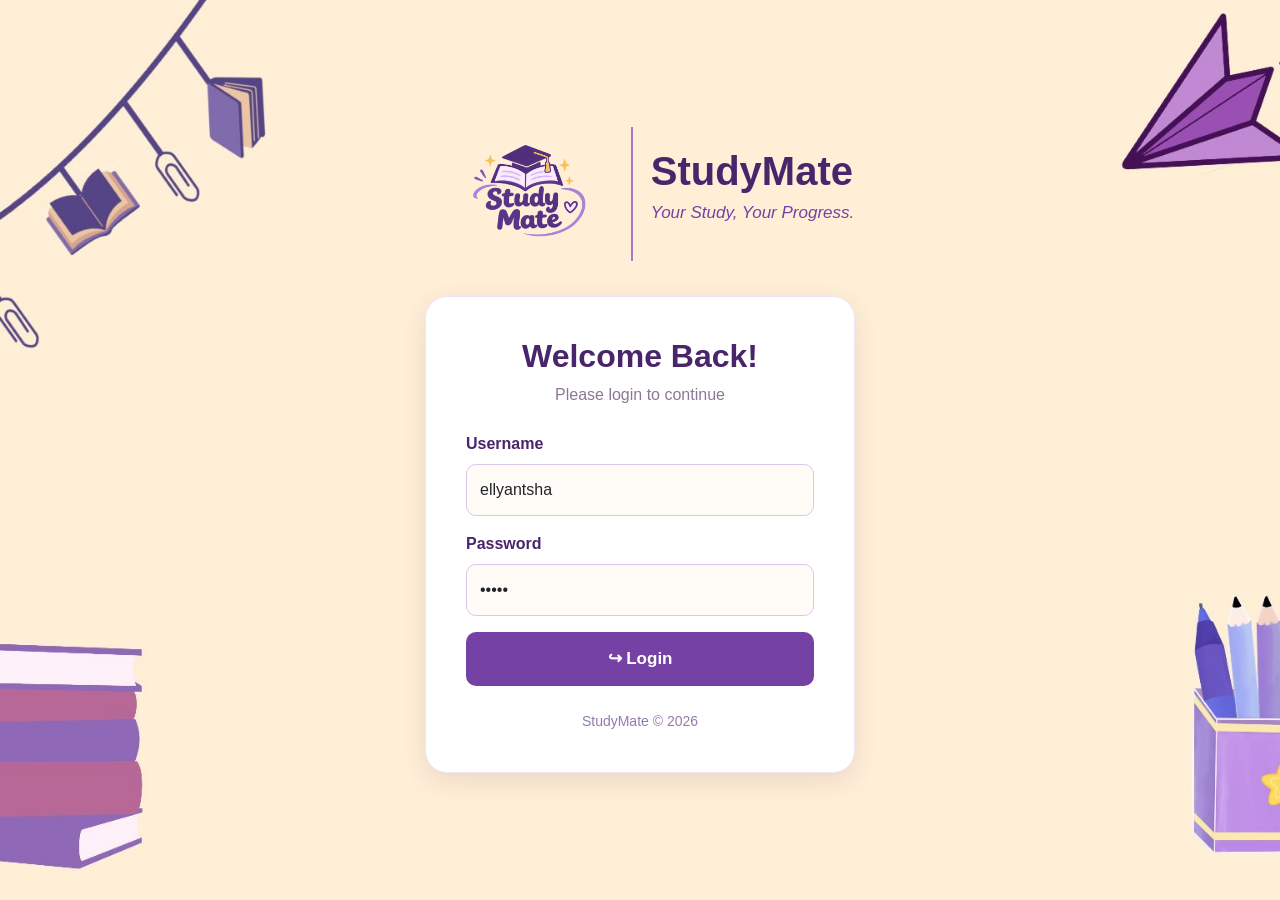
<file: index.html>
<!DOCTYPE html>
<html lang="en">

<head>
    <meta charset="UTF-8">
    <meta name="viewport" content="width=device-width, initial-scale=1.0">

    <title>StudyMate - Login</title>

    <!-- Bootstrap 5 -->
    <link href="https://cdn.jsdelivr.net/npm/bootstrap@5.3.3/dist/css/bootstrap.min.css" rel="stylesheet">

    <!-- CSS -->
    <link rel="stylesheet" href="style.css">
</head>

<body class="login-page">

    <div class="login-container">

        <!-- Logo and Website Name -->
        <div class="brand">

            <div class="brand-row">

                <!-- StudyMate Logo -->
                <div class="logo">
                    <img src="Study Mate Lavender Logo.png"
                         alt="StudyMate Logo"
                         class="logo-image">
                </div>

                <!-- Website Name -->
                <div class="brand-text">

                    <h1>StudyMate</h1>

                    <p class="slogan">
                        Your Study, Your Progress.
                    </p>

                </div>

            </div>

        </div>


        <!-- Login Form -->
        <div class="login-box">

            <h2>Welcome Back!</h2>

            <p class="subtitle">
                Please login to continue
            </p>

            <form id="loginForm">

                <!-- Username -->
                <div class="mb-3 text-start">

                    <label class="form-label">
                        Username
                    </label>

                    <input type="text"
                           id="username"
                           class="form-control"
                           placeholder="Enter your username"
                           value="ellyantsha"
                           required>

                </div>


                <!-- Password -->
                <div class="mb-3 text-start">

                    <label class="form-label">
                        Password
                    </label>

                    <input type="password"
                           id="password"
                           class="form-control"
                           placeholder="Enter your password"
                           value="12345"
                           required>

                </div>


                <!-- Error Message -->
                <p id="errorMessage" class="text-danger"></p>


                <!-- Login Button -->
                <button type="submit" class="btn login-btn w-100">

                    ↪ Login

                </button>

            </form>


            <!-- Footer -->
            <div class="footer">

                StudyMate © 2026

            </div>

        </div>

    </div>


    <!-- Login Function -->
    <script>

        document.getElementById("loginForm").addEventListener("submit", function(event) {

            event.preventDefault();

            let username = document.getElementById("username").value;

            let password = document.getElementById("password").value;

            let errorMessage = document.getElementById("errorMessage");


            if (username === "ellyantsha" && password === "12345") {

                window.location.href = "dashboard.html";

            } else {

                errorMessage.textContent =
                    "Invalid username or password!";

            }

        });

    </script>

</body>
</html>
</file>
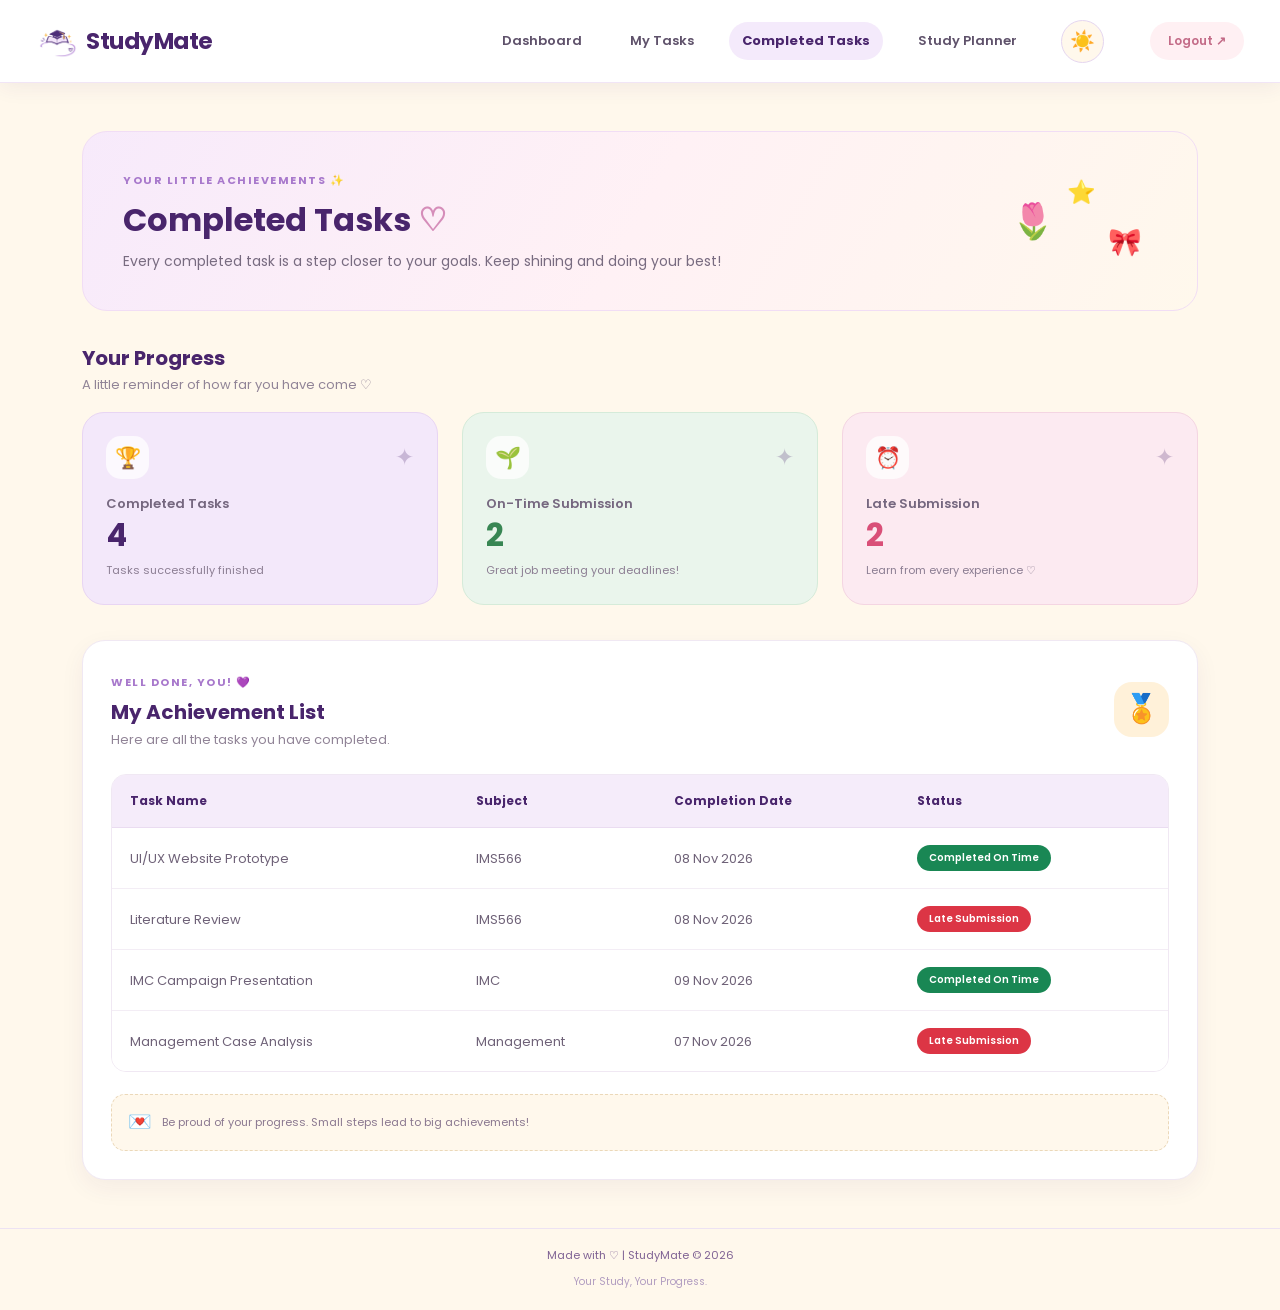
<file: completed.html>
<!DOCTYPE html>
<html lang="en">

<head>
    <meta charset="UTF-8">
    <meta name="viewport" content="width=device-width, initial-scale=1.0">

    <title>Completed Tasks | StudyMate</title>

    <!-- Bootstrap 5 -->
    <link href="https://cdn.jsdelivr.net/npm/bootstrap@5.3.3/dist/css/bootstrap.min.css" rel="stylesheet">

    <!-- Google Font -->
    <link href="https://fonts.googleapis.com/css2?family=Poppins:wght@400;500;600;700&display=swap" rel="stylesheet">

    <!-- Main CSS -->
    <link rel="stylesheet" href="style.css">
</head>

<body class="dashboard-page tasks-page completed-page">

    <!-- NAVBAR -->
    <nav class="navbar navbar-expand-lg study-navbar px-4">

        <div class="container-fluid">

                 <a class="navbar-brand" href="dashboard.html">
    <img src="logo.png"
         alt="StudyMate Logo"
         class="navbar-logo">

    <span>StudyMate</span>
</a>


            <button class="navbar-toggler" type="button"
                data-bs-toggle="collapse"
                data-bs-target="#navbarMenu"
                aria-controls="navbarMenu"
                aria-expanded="false"
                aria-label="Toggle navigation">

                <span class="navbar-toggler-icon"></span>

            </button>


            <div class="collapse navbar-collapse" id="navbarMenu">

                <ul class="navbar-nav ms-auto align-items-lg-center">

                    <li class="nav-item">
                        <a class="nav-link" href="dashboard.html">
                            Dashboard
                        </a>
                    </li>


                    <li class="nav-item">
                        <a class="nav-link" href="tasks.html">
                            My Tasks
                        </a>
                    </li>


                    <li class="nav-item">
                        <a class="nav-link active fw-bold" href="completed.html">
                            Completed Tasks
                        </a>
                    </li>


                    <li class="nav-item">
                        <a class="nav-link" href="planner.html">
                            Study Planner
                        </a>
                    </li>


                    <!-- DARK MODE BUTTON -->
                    <li class="nav-item ms-lg-3">

                        <button type="button"
                            id="themeToggle"
                            class="theme-toggle"
                            aria-label="Toggle dark mode"
                            title="Change theme">

                            <span id="themeIcon">☀️</span>

                        </button>

                    </li>


                    <!-- LOGOUT BUTTON -->
                <li class="nav-item ms-lg-2">
                    <a href="index.html" class="logout-button">
                        Logout ↗
                    </a>
                </li>

                </ul>

            </div>

        </div>

    </nav>


    <!-- MAIN CONTENT -->
    <main class="container ct-container py-5">


        <!-- PAGE HEADING -->
        <section class="ct-welcome">

            <div>

                <span class="ct-small-label">
                    YOUR LITTLE ACHIEVEMENTS ✨
                </span>

                <h1>
                    Completed Tasks <span>♡</span>
                </h1>

                <p>
                    Every completed task is a step closer to your goals.
                    Keep shining and doing your best!
                </p>

            </div>


            <div class="ct-welcome-decoration">

                <span>🌷</span>
                <span>⭐</span>
                <span>🎀</span>

            </div>

        </section>


        <!-- SUMMARY SECTION -->
        <section class="ct-summary-section">

            <div class="ct-section-heading">

                <div>
                    <h4>Your Progress</h4>

                    <p>
                        A little reminder of how far you have come ♡
                    </p>
                </div>

            </div>


            <div class="row g-4">


                <!-- COMPLETED TASKS -->
                <div class="col-md-4">

                    <div class="ct-summary-card ct-purple-card">

                        <div class="ct-card-top">

                            <div class="ct-icon-circle">
                                🏆
                            </div>

                            <span class="ct-card-decoration">
                                ✦
                            </span>

                        </div>

                        <p>Completed Tasks</p>

                        <h2 id="completedCount">0</h2>

                        <small>
                            Tasks successfully finished
                        </small>

                    </div>

                </div>


                <!-- ON-TIME SUBMISSION -->
                <div class="col-md-4">

                    <div class="ct-summary-card ct-green-card">

                        <div class="ct-card-top">

                            <div class="ct-icon-circle">
                                🌱
                            </div>

                            <span class="ct-card-decoration">
                                ✦
                            </span>

                        </div>

                        <p>On-Time Submission</p>

                        <h2 id="onTimeCount">0</h2>

                        <small>
                            Great job meeting your deadlines!
                        </small>

                    </div>

                </div>


                <!-- LATE SUBMISSION -->
                <div class="col-md-4">

                    <div class="ct-summary-card ct-pink-card">

                        <div class="ct-card-top">

                            <div class="ct-icon-circle">
                                ⏰
                            </div>

                            <span class="ct-card-decoration">
                                ✦
                            </span>

                        </div>

                        <p>Late Submission</p>

                        <h2 id="lateCount">0</h2>

                        <small>
                            Learn from every experience ♡
                        </small>

                    </div>

                </div>

            </div>

        </section>


        <!-- ACHIEVEMENT LIST -->
        <section class="ct-achievement-card">

            <div class="ct-achievement-heading">

                <div>

                    <span class="ct-small-label">
                        WELL DONE, YOU! 💜
                    </span>

                    <h4>My Achievement List</h4>

                    <p>
                        Here are all the tasks you have completed.
                    </p>

                </div>


                <div class="ct-trophy-decoration">
                    🏅
                </div>

            </div>


            <!-- COMPLETED TASK TABLE -->
            <div class="table-responsive ct-table-wrapper">

                <table class="table align-middle ct-table">

                    <thead>

                        <tr>
                            <th>Task Name</th>
                            <th>Subject</th>
                            <th>Completion Date</th>
                            <th>Status</th>
                        </tr>

                    </thead>


                    <tbody id="completedTableBody">
                        <!-- Completed tasks will appear here -->
                    </tbody>

                </table>

            </div>


            <!-- BOTTOM NOTE -->
            <div class="ct-bottom-note">

                <span>💌</span>

                <p>
                    Be proud of your progress.
                    Small steps lead to big achievements!
                </p>

            </div>

        </section>

    </main>


     <!-- FOOTER -->
        <footer class="dashboard-footer">

            <p>Made with ♡  | StudyMate © 2026</p>
            <span>Your Study, Your Progress.</span>

        </footer>


    <!-- BOOTSTRAP JAVASCRIPT -->
    <script src="https://cdn.jsdelivr.net/npm/bootstrap@5.3.3/dist/js/bootstrap.bundle.min.js"></script>

    <!-- STUDYMATE JAVASCRIPT -->
    <script src="script.js"></script>

</body>
</html>
</file>
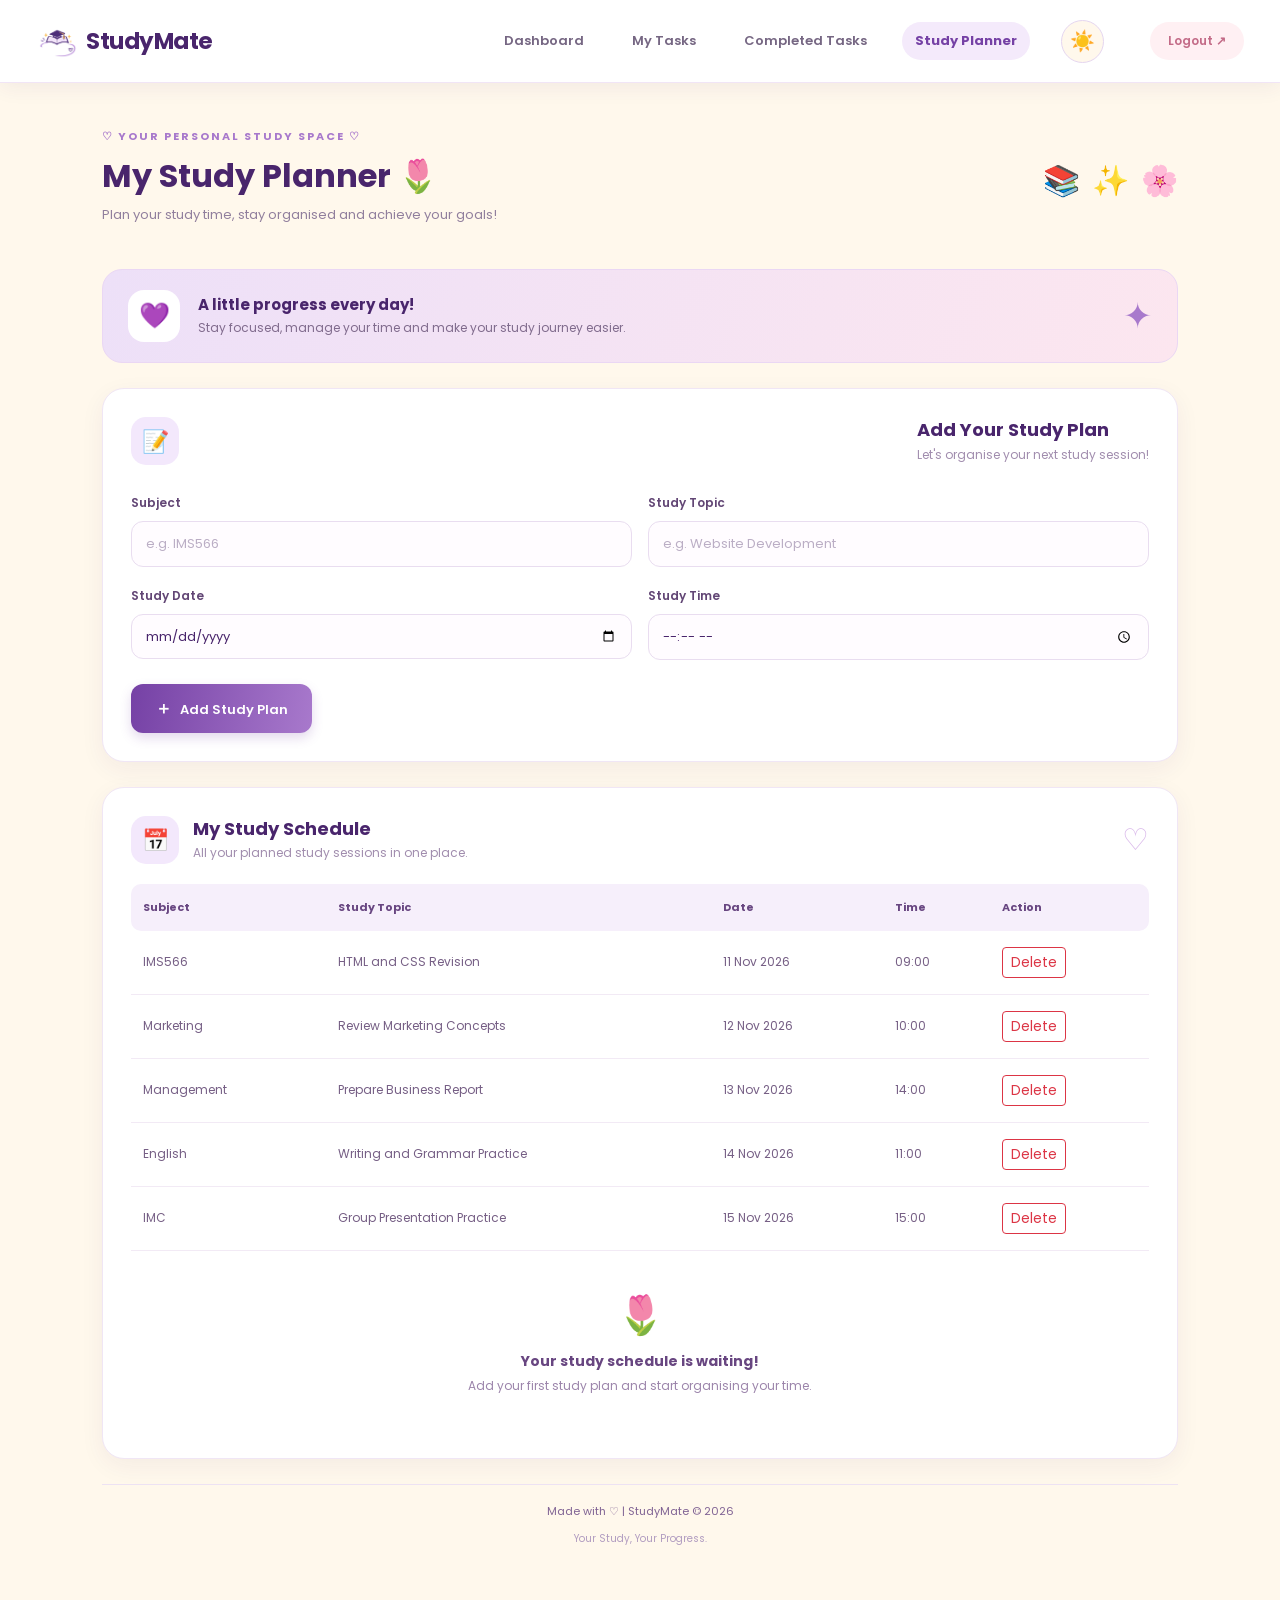
<file: planner.html>
<!DOCTYPE html>
<html lang="en">
<head>
    <meta charset="UTF-8">
    <meta name="viewport" content="width=device-width, initial-scale=1.0">
    <title>Study Planner | StudyMate</title>

    <link href="https://cdn.jsdelivr.net/npm/bootstrap@5.3.3/dist/css/bootstrap.min.css" rel="stylesheet">
    <link href="https://fonts.googleapis.com/css2?family=Poppins:wght@400;500;600;700&display=swap" rel="stylesheet">
    <link rel="stylesheet" href="style.css">
</head>

<body class="dashboard-page planner-page">

 
 <!-- NAVBAR -->
    <nav class="navbar navbar-expand-lg study-navbar px-4">

        <div class="container-fluid">

                  <a class="navbar-brand" href="dashboard.html">
    <img src="logo.png"
         alt="StudyMate Logo"
         class="navbar-logo">

    <span>StudyMate</span>
</a>


            <button class="navbar-toggler" type="button"
                data-bs-toggle="collapse"
                data-bs-target="#navbarMenu"
                aria-controls="navbarMenu"
                aria-expanded="false"
                aria-label="Toggle navigation">

                <span class="navbar-toggler-icon"></span>

            </button>


            <div class="collapse navbar-collapse" id="navbarMenu">

                <ul class="navbar-nav ms-auto align-items-lg-center">

                    <li class="nav-item">
                        <a class="nav-link" href="dashboard.html">
                            Dashboard
                        </a>
                    </li>


                    <li class="nav-item">
                        <a class="nav-link" href="tasks.html">
                            My Tasks
                        </a>
                    </li>

<li class="nav-item">
    <a class="nav-link" href="completed.html">
        Completed Tasks
    </a>
</li>

<li class="nav-item">
    <a class="nav-link active fw-bold" href="planner.html">
        Study Planner
    </a>
</li>


                    <!-- DARK MODE BUTTON -->
                    <li class="nav-item ms-lg-3">

                        <button type="button"
                            id="themeToggle"
                            class="theme-toggle"
                            aria-label="Toggle dark mode"
                            title="Change theme">

                            <span id="themeIcon">☀️</span>

                        </button>

                    </li>


                    <!-- LOGOUT BUTTON -->
                <li class="nav-item ms-lg-2">
                    <a href="index.html" class="logout-button">
                        Logout ↗
                    </a>
                </li>

                </ul>

            </div>

        </div>

    </nav>


    <main class="container planner-container">

        <!-- PAGE HEADER -->
        <section class="planner-heading">
            <div>
                <span class="planner-small-label">♡ YOUR PERSONAL STUDY SPACE ♡</span>
                <h1>My Study Planner 🌷</h1>
                <p>Plan your study time, stay organised and achieve your goals!</p>
            </div>

            <div class="planner-decoration">
                <span>📚</span>
                <span>✨</span>
                <span>🌸</span>
            </div>
        </section>

        <!-- MOTIVATION CARD -->
        <section class="planner-welcome">
            <div class="welcome-icon">💜</div>
            <div>
                <h5>A little progress every day!</h5>
                <p>Stay focused, manage your time and make your study journey easier.</p>
            </div>
            <div class="welcome-star">✦</div>
        </section>

        <!-- ADD STUDY PLAN -->
        <section class="planner-form-card">
            <div class="section-heading">
                <div class="section-icon">📝</div>
                <div>
                    <h3>Add Your Study Plan</h3>
                    <p>Let's organise your next study session!</p>
                </div>
            </div>

            <form id="plannerForm">
                <div class="row g-3">

                    <div class="col-md-6">
                        <label for="studySubject">Subject</label>
                        <input type="text" id="studySubject" class="form-control"
                            placeholder="e.g. IMS566" required>
                    </div>

                    <div class="col-md-6">
                        <label for="studyTopic">Study Topic</label>
                        <input type="text" id="studyTopic" class="form-control"
                            placeholder="e.g. Website Development" required>
                    </div>

                    <div class="col-md-6">
                        <label for="studyDate">Study Date</label>
                        <input type="date" id="studyDate" class="form-control" required>
                    </div>

                    <div class="col-md-6">
                        <label for="studyTime">Study Time</label>
                        <input type="time" id="studyTime" class="form-control" required>
                    </div>

                    <div class="col-12">
                        <button type="submit" class="planner-btn">
                            <span>＋</span> Add Study Plan
                        </button>
                    </div>

                </div>
            </form>
        </section>

        <!-- STUDY SCHEDULE -->
        <section class="planner-schedule-card">
            <div class="section-heading schedule-heading">
                <div class="section-icon">📅</div>
                <div>
                    <h3>My Study Schedule</h3>
                    <p>All your planned study sessions in one place.</p>
                </div>
                <span class="schedule-decoration">♡</span>
            </div>

            <div class="table-responsive">
                <table class="table planner-table">
                    <thead>
                        <tr>
                            <th>Subject</th>
                            <th>Study Topic</th>
                            <th>Date</th>
                            <th>Time</th>
                            <th>Action</th>
                        </tr>
                    </thead>

                    <tbody id="plannerTableBody"></tbody>
                </table>
            </div>

            <div id="emptyPlanner" class="empty-planner">
                <div>🌷</div>
                <h5>Your study schedule is waiting!</h5>
                <p>Add your first study plan and start organising your time.</p>
            </div>
        </section>

       <!-- FOOTER -->
        <footer class="dashboard-footer">

            <p>Made with ♡  | StudyMate © 2026</p>
            <span>Your Study, Your Progress.</span>

        </footer>

    </main>

    <script src="https://cdn.jsdelivr.net/npm/bootstrap@5.3.3/dist/js/bootstrap.bundle.min.js"></script>
    <script src="script.js"></script>

</body>
</html>
</file>
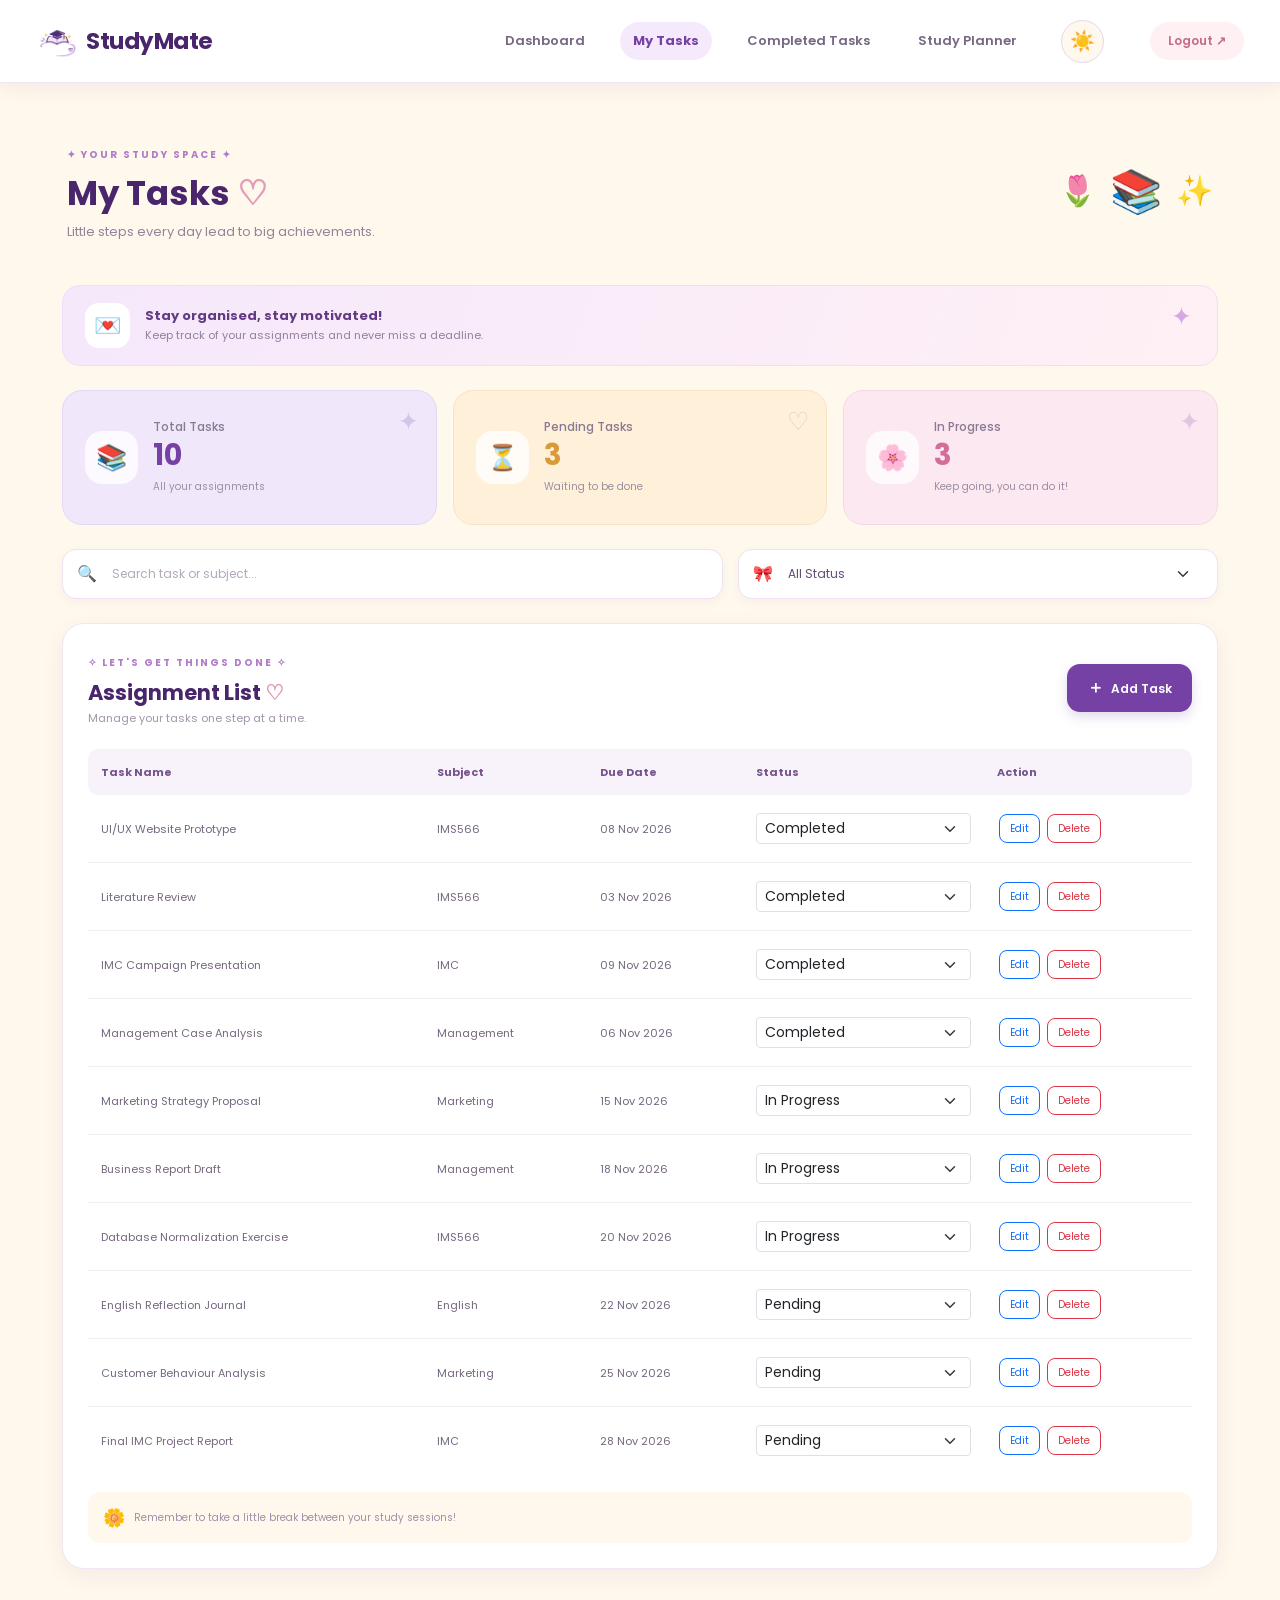
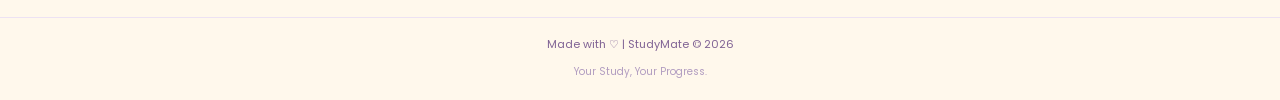
<file: tasks.html>
<!DOCTYPE html>
<html lang="en">

<head>
    <meta charset="UTF-8">
    <meta name="viewport" content="width=device-width, initial-scale=1.0">

    <title>My Tasks | StudyMate</title>

    <!-- Bootstrap -->
    <link href="https://cdn.jsdelivr.net/npm/bootstrap@5.3.3/dist/css/bootstrap.min.css" rel="stylesheet">

    <!-- Google Font -->
    <link href="https://fonts.googleapis.com/css2?family=Poppins:wght@400;500;600;700&display=swap" rel="stylesheet">

    <!-- Main CSS -->
    <link rel="stylesheet" href="style.css">
</head>

<body class="dashboard-page tasks-page">

    <!-- NAVBAR -->
    <nav class="navbar navbar-expand-lg study-navbar px-4">
        <div class="container-fluid">

                 <a class="navbar-brand" href="dashboard.html">
    <img src="logo.png"
         alt="StudyMate Logo"
         class="navbar-logo">

    <span>StudyMate</span>
</a>

            <button class="navbar-toggler" type="button"
                data-bs-toggle="collapse"
                data-bs-target="#navbarMenu"
                aria-controls="navbarMenu"
                aria-expanded="false"
                aria-label="Toggle navigation">
                <span class="navbar-toggler-icon"></span>
            </button>

            <div class="collapse navbar-collapse" id="navbarMenu">

                <ul class="navbar-nav ms-auto align-items-lg-center">

                    <li class="nav-item">
                        <a class="nav-link" href="dashboard.html">Dashboard</a>
                    </li>

                    <li class="nav-item">
                        <a class="nav-link active fw-bold" href="tasks.html">My Tasks</a>
                    </li>

                    <li class="nav-item">
                        <a class="nav-link" href="completed.html">Completed Tasks</a>
                    </li>

                    <li class="nav-item">
                        <a class="nav-link" href="planner.html">Study Planner</a>
                    </li>

                    <!-- DARK MODE BUTTON -->
                    <li class="nav-item ms-lg-3">
                        <button type="button" id="themeToggle"
                            class="theme-toggle"
                            aria-label="Toggle dark mode"
                            title="Change theme">
                            <span id="themeIcon">☀️</span>
                        </button>
                    </li>

                     <!-- LOGOUT BUTTON -->
                <li class="nav-item ms-lg-2">
                    <a href="index.html" class="logout-button">
                        Logout ↗
                    </a>
                </li>

                </ul>
            </div>
        </div>
    </nav>


    <!-- MAIN CONTENT -->
    <main class="container py-5 tasks-container">

        <!-- PAGE HEADING -->
        <section class="tasks-heading mb-4">

            <div>
                <span class="heading-label">✦ YOUR STUDY SPACE ✦</span>

                <h1 class="fw-bold">
                    My Tasks <span>♡</span>
                </h1>

                <p>Little steps every day lead to big achievements.</p>
            </div>

            <div class="heading-decoration">
                <span>🌷</span>
                <span>📚</span>
                <span>✨</span>
            </div>

        </section>


        <!-- REMINDER BANNER -->
        <section class="study-reminder mb-4">

            <div class="reminder-icon">💌</div>

            <div>
                <h6>Stay organised, stay motivated!</h6>
                <p class="mb-0">
                    Keep track of your assignments and never miss a deadline.
                </p>
            </div>

            <span class="reminder-sparkle">✦</span>

        </section>


        <!-- TASK SUMMARY -->
        <section class="row g-3 mb-4">

            <div class="col-md-4">
                <div class="summary-card total-card">

                    <div class="summary-icon">📚</div>

                    <div>
                        <p>Total Tasks</p>
                        <h2 id="totalTasks">0</h2>
                        <small>All your assignments</small>
                    </div>

                    <span class="card-decoration">✦</span>

                </div>
            </div>


            <div class="col-md-4">
                <div class="summary-card pending-card">

                    <div class="summary-icon">⏳</div>

                    <div>
                        <p>Pending Tasks</p>
                        <h2 id="pendingTasks">0</h2>
                        <small>Waiting to be done</small>
                    </div>

                    <span class="card-decoration">♡</span>

                </div>
            </div>


            <div class="col-md-4">
                <div class="summary-card progress-card">

                    <div class="summary-icon">🌸</div>

                    <div>
                        <p>In Progress</p>
                        <h2 id="progressTasks">0</h2>
                        <small>Keep going, you can do it!</small>
                    </div>

                    <span class="card-decoration">✦</span>

                </div>
            </div>

        </section>


        <!-- SEARCH AND FILTER -->
        <section class="task-tools mb-4">

            <div class="search-wrapper">
                <span>🔍</span>

                <input type="text"
                    id="taskSearch"
                    class="form-control"
                    placeholder="Search task or subject...">
            </div>

            <div class="filter-wrapper">
                <span>🎀</span>

                <select id="statusFilter" class="form-select">
                    <option value="All">All Status</option>
                    <option value="Pending">Pending</option>
                    <option value="In Progress">In Progress</option>
                    <option value="Completed">Completed</option>
                </select>
            </div>

        </section>


        <!-- ASSIGNMENT TABLE -->
        <section class="assignment-card">

            <div class="assignment-header">

                <div>
                    <span class="section-label">✧ LET'S GET THINGS DONE ✧</span>

                    <h4>Assignment List <span>♡</span></h4>

                    <p>Manage your tasks one step at a time.</p>
                </div>

                <button type="button"
                    class="btn add-task-btn"
                    id="addTaskButton"
                    data-bs-toggle="modal"
                    data-bs-target="#addTaskModal">

                    <span>＋</span> Add Task

                </button>

            </div>


            <div class="table-responsive">

                <table class="table align-middle task-table">

                    <thead>
                        <tr>
                            <th>Task Name</th>
                            <th>Subject</th>
                            <th>Due Date</th>
                            <th>Status</th>
                            <th>Action</th>
                        </tr>
                    </thead>

                    <tbody id="taskTableBody">
                        <!-- Tasks will appear here -->
                    </tbody>

                </table>

            </div>


            <div class="table-note">
                <span>🌼</span>

                <p class="mb-0">
                    Remember to take a little break between your study sessions!
                </p>
            </div>

        </section>

    </main>


    <!-- ADD / EDIT TASK MODAL -->
    <div class="modal fade" id="addTaskModal" tabindex="-1"
        aria-labelledby="addTaskModalTitle" aria-hidden="true">

        <div class="modal-dialog modal-dialog-centered">

            <div class="modal-content task-modal">

                <div class="modal-header task-modal-header">

                    <div>
                        <span class="modal-decoration">✦ MAKE IT HAPPEN ✦</span>

                        <h5 class="modal-title fw-bold" id="addTaskModalTitle">
                            Add New Task ♡
                        </h5>

                        <p class="mb-0">
                            A new goal starts with one small step.
                        </p>
                    </div>

                    <button type="button"
                        class="btn-close"
                        data-bs-dismiss="modal"
                        aria-label="Close">
                    </button>

                </div>


                <div class="modal-body">

                    <form id="addTaskForm">

                        <input type="hidden" id="taskId">

                        <label for="taskName" class="form-label">
                            📝 Task Name
                        </label>

                        <input type="text"
                            id="taskName"
                            class="form-control mb-3"
                            placeholder="Enter assignment name"
                            required>


                        <label for="taskSubject" class="form-label">
                            📚 Subject
                        </label>

                        <input type="text"
                            id="taskSubject"
                            class="form-control mb-3"
                            placeholder="Enter subject"
                            required>


                        <label for="taskDate" class="form-label">
                            📅 Due Date
                        </label>

                        <input type="date"
                            id="taskDate"
                            class="form-control mb-3"
                            required>


                        <label for="taskStatus" class="form-label">
                            🌷 Status
                        </label>

                        <select id="taskStatus"
                            class="form-select mb-4"
                            required>

                            <option value="Pending">Pending</option>
                            <option value="In Progress">In Progress</option>
                            <option value="Completed">Completed</option>

                        </select>


                        <button type="submit"
                            class="btn save-task-btn w-100"
                            id="saveTaskButton">
                            ♡ Save Task
                        </button>

                    </form>

                </div>

            </div>
        </div>
    </div>


    <!-- FOOTER -->
        <footer class="dashboard-footer">

            <p>Made with ♡  | StudyMate © 2026</p>
            <span>Your Study, Your Progress.</span>

        </footer>


    <!-- BOOTSTRAP JAVASCRIPT -->
    <script src="https://cdn.jsdelivr.net/npm/bootstrap@5.3.3/dist/js/bootstrap.bundle.min.js"></script>

    <!-- STUDYMATE JAVASCRIPT -->
    <script src="script.js"></script>

</body>
</html>
</file>
<file: style.css>
/* GENERAL */
* {
    margin: 0;
    padding: 0;
    box-sizing: border-box;
}


/* General Background */
body {
    font-family: Arial, sans-serif;
    min-height: 100vh;
    background-color: #FFF8EC;
}

/* Login Page Background */
.login-page {
    background-image: url("bg.jpg");
    background-size: cover;
    background-position: center;
    background-repeat: no-repeat;
    background-attachment: fixed;
}

/* Dashboard Background */
.dashboard-page {
    background-color: #FFF8EC;
    background-image: none;
}

/* MAIN CONTAINER */
.login-container {
    min-height: 100vh;
    display: flex;
    flex-direction: column;
    justify-content: center;
    align-items: center;
    padding: 30px 20px;
}

/* BRAND SECTION */
.brand {
    margin-bottom: 35px;
}

.brand-row {
    display: flex;
    align-items: center;
    justify-content: center;
    gap: 15px;
}

.logo {
    display: flex;
    align-items: center;
    border-right: 2px solid #A879CC;
    padding-right: 15px;
}

.brand-text h1 {
    font-size: 48px;
    font-weight: bold;
    color: #49256C;
    margin: 0;
}

.slogan {
    color: #7541A5;
    font-size: 17px;
    font-style: italic;
    margin-top: 3px;
}

/* LOGIN BOX */
.login-box {
    background-color: #FFFFFF;
    width: 100%;
    max-width: 430px;
    padding: 40px;
    border-radius: 22px;
    text-align: center;
    box-shadow: 0 8px 25px rgba(91, 52, 120, 0.12);
    border: 1px solid #F0E4F4;
}

.login-box h2 {
    color: #49256C;
    font-weight: bold;
    margin-bottom: 8px;
}

.subtitle {
    color: #8B7899;
    margin-bottom: 25px;
}

/* INPUT */
.form-label {
    color: #49256C;
    font-weight: 600;
}

.form-control {
    padding: 13px;
    border: 1.5px solid #DCC7E8;
    border-radius: 10px;
    background-color: #FFFCF7;
}

.form-control:focus {
    border-color: #9364B5;
    box-shadow: 0 0 5px rgba(147, 100, 181, 0.25);
}

/* LOGIN BUTTON */
.login-btn {
    background-color: #7541A5;
    color: white;
    padding: 13px;
    border-radius: 10px;
    font-weight: bold;
    font-size: 17px;
    transition: 0.3s;
}

.login-btn:hover {
    background-color: #49256C;
    color: white;
}

/* ERROR MESSAGE */
#errorMessage {
    font-size: 14px;
}

/* FOOTER */
.footer {
    color: #9679AA;
    font-size: 14px;
    margin-top: 25px;
}

/* MOBILE RESPONSIVE */
@media (max-width: 576px) {

    .brand-row {
        gap: 10px;
    }

    .logo svg {
        width: 65px;
        height: 65px;
    }

    .logo {
        padding-right: 10px;
    }

    .brand-text h1 {
        font-size: 34px;
    }

    .slogan {
        font-size: 12px;
    }

    .login-box {
        padding: 30px 22px;
    }
}



/* =====================================
   STUDYMATE - CUTE PASTEL DASHBOARD
===================================== */

.dashboard-page {
    background: #FFF8EC;
    color: #49256C;
    font-family: 'Poppins', Arial, sans-serif;
    min-height: 100vh;
}

/* NAVIGATION BAR */

.dashboard-page .navbar {
    background: #FFFFFF;
    padding: 15px 0;
    box-shadow: 0 4px 20px rgba(73, 37, 108, 0.07);
    position: sticky;
    top: 0;
    z-index: 1000;
}

.brand-name {
    color: #49256C;
    font-size: 25px;
    font-weight: 800;
}

.brand-icon {
    font-size: 25px;
}

.dashboard-page .nav-link {
    color: #806394;
    font-size: 13px;
    font-weight: 600;
    padding: 10px 15px !important;
    border-radius: 15px;
    transition: 0.3s;
}

.dashboard-page .nav-link:hover,
.dashboard-page .nav-link.active {
    color: #7541A5;
    background: #F4E8FC;
}

/* ADMIN PROFILE */

.admin-profile {
    display: flex;
    align-items: center;
    gap: 10px;
    padding: 6px 12px;
    background: #F8F0FC;
    border-radius: 18px;
}

.admin-profile img {
    width: 42px;
    height: 42px;
    object-fit: cover;
    border-radius: 50%;
    border: 3px solid #DCC2F0;
}

.profile-info h6 {
    color: #49256C;
    font-size: 13px;
    font-weight: 700;
    margin: 0;
}

.profile-info span {
    color: #A879CC;
    font-size: 11px;
}

.logout-button {
    text-decoration: none;
    color: #C36B87;
    background: #FFF0F3;
    padding: 10px 17px;
    border-radius: 15px;
    font-size: 12px;
    font-weight: 600;
    margin-left: 15px;
}

/* MAIN DASHBOARD */

.dashboard-container {
    padding-top: 10px;
    padding-bottom: 30px;
    max-width: 1500px;
    margin: auto;
}

/* WELCOME SECTION */

.welcome-section {
    display: flex;
    justify-content: space-between;
    align-items: center;
    background: linear-gradient(120deg, #F2E5FC, #FFF0F3);
    padding: 5px 10px;
    border-radius: 20px;
    margin-bottom: 30px;
    overflow: hidden;
}

.welcome-label {
    color: #A879CC;
    font-size: 11px;
    font-weight: 700;
    letter-spacing: 2px;
}

.welcome-text h1 {
    font-size: 38px;
    font-weight: 800;
    color: #49256C;
    margin: 13px 0;
}

.welcome-text h1 span {
    color: #C68BD9;
}

.welcome-text p {
    color: #8E77A0;
    font-size: 13px;
    line-height: 1.9;
}

.motivation-tag {
    display: inline-block;
    background: #FFFFFF;
    color: #8956AE;
    padding: 10px 18px;
    border-radius: 20px;
    font-size: 12px;
    font-weight: 600;
    margin-top: 10px;
}

.welcome-decoration {
    display: flex;
    align-items: center;
    gap: 18px;
}

.decoration-star {
    color: #B58AD4;
    font-size: 50px;
}

.decoration-heart {
    color: #D78CB5;
    font-size: 55px;
}

.decoration-flower {
    font-size: 55px;
}

.decoration-sparkle {
    color: #A879CC;
    font-size: 35px;
}

/* SECTION HEADING */

.section-heading {
    display: flex;
    align-items: center;
    justify-content: space-between;
    margin-bottom: 20px;
}

.section-heading h2 {
    font-size: 21px;
    font-weight: 700;
    color: #49256C;
    margin-bottom: 5px;
}

.section-heading p {
    color: #A08BAF;
    font-size: 12px;
}

.heading-decoration {
    font-size: 30px;
    color: #C68BD9;
}

/* SUMMARY CARDS */

.summary-section {
    margin-bottom: 35px;
}

.summary-card {
    height: 100%;
    min-height: 165px;
    padding: 25px;
    border-radius: 23px;
    position: relative;
    overflow: hidden;
    transition: 0.3s ease;
}

.summary-card:hover {
    transform: translateY(-6px);
}

.total-card {
    background: #F0E5FB;
}

.completed-card {
    background: #FCEAF1;
}

.pending-card {
    background: #FFF0D9;
}

.summary-top {
    display: flex;
    align-items: center;
    gap: 12px;
}

.summary-icon {
    width: 42px;
    height: 42px;
    background: rgba(255,255,255,0.75);
    border-radius: 14px;
    display: flex;
    align-items: center;
    justify-content: center;
    font-size: 20px;
}

.summary-label {
    color: #85669C;
    font-size: 11px;
    font-weight: 700;
    letter-spacing: 1px;
}

.summary-card h2 {
    font-size: 37px;
    font-weight: 800;
    color: #49256C;
    margin: 12px 0 2px;
}

.summary-card p {
    font-size: 12px;
    color: #987FA9;
}

.card-decoration {
    position: absolute;
    right: 20px;
    bottom: 15px;
    color: rgba(117, 65, 165, 0.18);
    font-size: 35px;
}

/* CONTENT CARDS */

.content-section {
    margin-bottom: 30px;
}

.content-card {
    height: 100%;
    background: #FFFFFF;
    padding: 28px;
    border-radius: 24px;
    box-shadow: 0 8px 25px rgba(73, 37, 108, 0.06);
}

.card-heading {
    display: flex;
    justify-content: space-between;
    align-items: center;
    margin-bottom: 20px;
}

.card-heading h3 {
    font-size: 17px;
    font-weight: 700;
    color: #49256C;
    margin-bottom: 6px;
}

.card-heading p {
    font-size: 11px;
    color: #A08BAF;
}

.cute-icon {
    font-size: 27px;
}

/* CHART */

.chart-container {
    width: 100%;
    height: 220px;
    position: relative;
}

.chart-legend {
    display: flex;
    justify-content: center;
    gap: 25px;
    margin-top: 20px;
}

.chart-legend div {
    display: flex;
    align-items: center;
    gap: 8px;
    font-size: 11px;
    color: #806394;
    font-weight: 600;
}

.legend-dot {
    width: 10px;
    height: 10px;
    border-radius: 50%;
}

.completed-dot {
    background: #A879CC;
}

.pending-dot {
    background: #F4C9DA;
}

.progress-message {
    background: #F8F0FC;
    color: #8956AE;
    text-align: center;
    padding: 12px;
    border-radius: 15px;
    font-size: 11px;
    font-weight: 600;
    margin-top: 22px;
}

/* UPCOMING ASSIGNMENTS */

.assignment-item {
    display: flex;
    align-items: center;
    gap: 13px;
    padding: 17px 0;
    border-bottom: 1px solid #F2EAF6;
}

.assignment-icon {
    width: 43px;
    height: 43px;
    flex-shrink: 0;
    display: flex;
    justify-content: center;
    align-items: center;
    border-radius: 14px;
    font-size: 19px;
}

.purple-icon {
    background: #F0E5FB;
}

.pink-icon {
    background: #FCEAF1;
}

.yellow-icon {
    background: #FFF0D9;
}

.assignment-details {
    flex: 1;
    min-width: 0;
}

.assignment-details h5 {
    font-size: 12px;
    font-weight: 700;
    color: #49256C;
    margin-bottom: 5px;
}

.assignment-details p {
    font-size: 10px;
    color: #A08BAF;
    margin: 0;
}

.assignment-date {
    text-align: right;
    flex-shrink: 0;
}

.assignment-date span {
    display: block;
    background: #F8F0FC;
    color: #8956AE;
    padding: 7px 10px;
    border-radius: 10px;
    font-size: 10px;
    font-weight: 700;
}

.assignment-date small {
    color: #A08BAF;
    font-size: 9px;
}

.view-tasks-link {
    display: inline-block;
    color: #8956AE;
    text-decoration: none;
    font-size: 12px;
    font-weight: 700;
    margin-top: 20px;
}

/* MOTIVATION MESSAGE */

.bottom-message {
    display: flex;
    align-items: center;
    gap: 18px;
    background: linear-gradient(120deg, #FFF0F3, #F4E8FC);
    padding: 22px 28px;
    border-radius: 22px;
    margin-bottom: 25px;
}

.bottom-message > span {
    font-size: 30px;
}

.bottom-message h4 {
    font-size: 14px;
    color: #49256C;
    font-weight: 700;
    margin-bottom: 5px;
}

.bottom-message p {
    color: #987FA9;
    font-size: 11px;
    margin: 0;
    line-height: 1.7;
}

.bottom-heart {
    margin-left: auto;
}

/* FOOTER */

.dashboard-footer {
    text-align: center;
    padding: 18px 10px;
    border-top: 1px solid #EDE2F3;
}

.dashboard-footer p {
    color: #806394;
    font-size: 11px;
    margin-bottom: 5px;
}

.dashboard-footer span {
    color: #B19CC0;
    font-size: 10px;
}

/* RESPONSIVE */

@media (max-width: 991px) {
    .dashboard-page .navbar-nav {
        margin-top: 15px;
        align-items: flex-start !important;
    }

    .admin-profile {
        width: fit-content;
        margin-top: 12px;
    }

    .logout-button {
        display: inline-block;
        margin: 12px 0 0;
    }
}

@media (max-width: 768px) {
    .dashboard-container {
        padding-top: 22px;
    }

    .welcome-section {
        padding: 27px 22px;
        border-radius: 22px;
    }

    .welcome-text h1 {
        font-size: 27px;
    }

    .welcome-text p {
        font-size: 11px;
    }

    .welcome-decoration {
        display: none;
    }

    .section-heading h2 {
        font-size: 18px;
    }

    .summary-card {
        min-height: 145px;
    }

    .content-card {
        padding: 22px 18px;
    }

    .bottom-message {
        padding: 18px;
        gap: 12px;
    }

    .bottom-message > span {
        font-size: 23px;
    }

    .bottom-heart {
        display: none;
    }
}

@media (max-width: 480px) {
    .brand-name {
        font-size: 22px;
    }

    .welcome-text h1 {
        font-size: 24px;
    }

    .welcome-label {
        font-size: 9px;
    }

    .assignment-item {
        gap: 9px;
    }

    .assignment-details h5 {
        font-size: 11px;
    }

    .assignment-details p {
        font-size: 9px;
    }
}

/* ===== RESPONSIVE DESIGN ===== */

@media (max-width: 768px) {

    .dashboard-page h1 {
        font-size: 26px;
    }

    .dashboard-page .container {
        padding-left: 15px;
        padding-right: 15px;
    }

    .dashboard-page .card {
        margin-bottom: 15px;
    }

    .tasks-page .table {
        font-size: 13px;
    }

    .tasks-page .table th,
    .tasks-page .table td {
        padding: 10px;
        white-space: nowrap;
    }

    .tasks-page .navbar {
        padding: 10px 15px;
    }

}

@media (max-width: 480px) {

    .dashboard-page h1 {
        font-size: 22px;
    }

    .dashboard-page .btn {
        width: 100%;
    }

}


/* =================================
   STUDYMATE - CUTE STUDY PLANNER
================================= */

.planner-page {
    font-family: 'Poppins', sans-serif;
    background: #FFF8EC;
    min-height: 100vh;
}

/* NAVBAR */
.planner-navbar {
    background: #FFFFFF;
    padding: 15px 0;
    box-shadow: 0 3px 15px rgba(73, 37, 108, 0.07);
}

.planner-navbar .navbar-brand {
    color: #49256C;
    font-weight: 700;
    font-size: 23px;
}

.planner-navbar .nav-link {
    color: #765D87;
    font-size: 13px;
    font-weight: 500;
    margin-left: 12px;
    transition: 0.3s;
}

.planner-navbar .nav-link:hover,
.planner-navbar .nav-link.active {
    color: #A879CC;
}

/* MAIN CONTAINER */
.planner-container {
    max-width: 1100px;
    padding-top: 40px;
    padding-bottom: 40px;
}

/* PAGE HEADING */
.planner-heading {
    display: flex;
    justify-content: space-between;
    align-items: center;
    margin-bottom: 28px;
}

.planner-small-label {
    color: #A879CC;
    font-size: 11px;
    font-weight: 700;
    letter-spacing: 2px;
}

.planner-heading h1 {
    color: #49256C;
    font-size: 32px;
    font-weight: 700;
    margin: 10px 0;
}

.planner-heading p {
    color: #917F9D;
    font-size: 13px;
}

.planner-decoration {
    font-size: 30px;
    display: flex;
    gap: 12px;
    align-items: center;
}

/* WELCOME CARD */
.planner-welcome {
    background: linear-gradient(110deg, #EDE0F8, #FCE6EF);
    border: 1px solid #EAD7F4;
    border-radius: 20px;
    padding: 20px 25px;
    display: flex;
    align-items: center;
    gap: 18px;
    margin-bottom: 25px;
    position: relative;
    overflow: hidden;
}

.welcome-icon {
    background: #FFFFFF;
    width: 52px;
    height: 52px;
    border-radius: 16px;
    display: flex;
    justify-content: center;
    align-items: center;
    font-size: 25px;
    flex-shrink: 0;
}

.planner-welcome h5 {
    color: #49256C;
    font-weight: 700;
    font-size: 15px;
    margin-bottom: 5px;
}

.planner-welcome p {
    color: #806B8D;
    font-size: 12px;
    margin: 0;
}

.welcome-star {
    margin-left: auto;
    color: #A879CC;
    font-size: 35px;
}

/* FORM AND SCHEDULE CARDS */
.planner-form-card,
.planner-schedule-card {
    background: #FFFFFF;
    border: 1px solid #F0E6F5;
    border-radius: 22px;
    padding: 28px;
    margin-bottom: 25px;
    box-shadow: 0 7px 25px rgba(73, 37, 108, 0.06);
    transition: 0.3s;
}

.planner-form-card:hover,
.planner-schedule-card:hover {
    box-shadow: 0 10px 30px rgba(73, 37, 108, 0.10);
}

/* SECTION HEADING */
.section-heading {
    display: flex;
    align-items: center;
    gap: 14px;
    margin-bottom: 25px;
}

.section-icon {
    width: 48px;
    height: 48px;
    background: #F3E8FC;
    border-radius: 15px;
    display: flex;
    justify-content: center;
    align-items: center;
    font-size: 22px;
}

.section-heading h3 {
    color: #49256C;
    font-size: 18px;
    font-weight: 700;
    margin: 0 0 5px;
}

.section-heading p {
    color: #A18DAE;
    font-size: 12px;
    margin: 0;
}

/* FORM INPUTS */
.planner-form-card label {
    color: #624675;
    font-size: 12px;
    font-weight: 600;
    margin-bottom: 9px;
}

.planner-form-card .form-control {
    background: #FFFCFF;
    border: 1px solid #E9DDF0;
    border-radius: 12px;
    padding: 12px 14px;
    color: #49256C;
    font-size: 13px;
    box-shadow: none;
}

.planner-form-card .form-control:focus {
    border-color: #A879CC;
    box-shadow: 0 0 0 3px rgba(168, 121, 204, 0.13);
    background: #FFFFFF;
}

.planner-form-card .form-control::placeholder {
    color: #BBAEC5;
}

/* ADD BUTTON */
.planner-btn {
    background: linear-gradient(100deg, #7541A5, #A879CC);
    color: #FFFFFF;
    border: none;
    border-radius: 12px;
    padding: 12px 24px;
    font-family: 'Poppins', sans-serif;
    font-size: 13px;
    font-weight: 600;
    margin-top: 8px;
    transition: 0.3s;
    box-shadow: 0 5px 12px rgba(117, 65, 165, 0.20);
}

.planner-btn span {
    font-size: 17px;
    margin-right: 5px;
}

.planner-btn:hover {
    background: #49256C;
    transform: translateY(-2px);
    box-shadow: 0 7px 15px rgba(73, 37, 108, 0.20);
}

/* SCHEDULE TABLE */
.schedule-heading {
    margin-bottom: 20px;
}

.schedule-decoration {
    margin-left: auto;
    font-size: 30px;
    color: #D9B8EA;
}

.planner-table {
    margin-bottom: 0;
    vertical-align: middle;
}

.planner-table thead th {
    background: #F6EFFB;
    color: #684681;
    border: none;
    padding: 15px 12px;
    font-size: 11px;
    font-weight: 700;
    white-space: nowrap;
}

.planner-table thead th:first-child {
    border-radius: 10px 0 0 10px;
}

.planner-table thead th:last-child {
    border-radius: 0 10px 10px 0;
}

.planner-table tbody td {
    color: #765F85;
    border-bottom: 1px solid #F2EAF5;
    padding: 16px 12px;
    font-size: 12px;
}

.planner-table tbody tr:hover {
    background: #FFFAFF;
}

/* EMPTY MESSAGE */
.empty-planner {
    text-align: center;
    padding: 35px 15px;
    color: #9C85AB;
}

.empty-planner div {
    font-size: 38px;
    margin-bottom: 10px;
}

.empty-planner h5 {
    color: #684681;
    font-size: 14px;
    font-weight: 700;
}

.empty-planner p {
    font-size: 12px;
    margin: 0;
}

/* BOTTOM QUOTE */
.planner-quote {
    text-align: center;
    color: #987EAA;
    font-size: 12px;
    font-style: italic;
    padding: 12px;
}

.planner-quote span {
    margin: 0 8px;
    color: #D6A9E7;
}

/* RESPONSIVE */
@media (max-width: 768px) {
    .planner-container {
        padding-top: 25px;
    }

    .planner-heading h1 {
        font-size: 25px;
    }

    .planner-decoration {
        font-size: 22px;
        gap: 5px;
    }

    .planner-form-card,
    .planner-schedule-card {
        padding: 20px 15px;
    }

    .planner-welcome {
        padding: 17px;
    }

    .planner-welcome p {
        line-height: 1.7;
    }
}

/* =====================================
   STUDYMATE - MY TASKS PAGE DESIGN
===================================== */

.tasks-page {
    background: #FFF8EC;
    font-family: 'Poppins', sans-serif;
    color: #49256C;
}

/* Navigation Bar */
.study-navbar {
    background: rgba(255, 255, 255, 0.95);
    box-shadow: 0 4px 18px rgba(73, 37, 108, 0.07);
    border-bottom: 1px solid #F1E5F6;
}

.study-navbar .navbar-brand {
    color: #49256C;
    font-size: 23px;
    letter-spacing: -0.5px;
}

.study-navbar .nav-link {
    color: #766783;
    font-size: 13px;
    margin: 0 7px;
    padding: 9px 13px !important;
    border-radius: 20px;
    transition: 0.3s;
}

.study-navbar .nav-link:hover,
.study-navbar .nav-link.active {
    color: #7541A5;
    background: #F4EAFB;
}

.study-navbar .logout-link:hover {
    color: #D65B85;
    background: #FFF0F4;
}


/* Main Container */
.tasks-container {
    max-width: 1180px;
}


/* Page Heading */
.tasks-heading {
    display: flex;
    justify-content: space-between;
    align-items: center;
    padding: 10px 5px 20px;
}

.heading-label,
.section-label {
    color: #B17BCB;
    font-size: 10px;
    font-weight: 700;
    letter-spacing: 2px;
}

.tasks-heading h1 {
    color: #49256C;
    font-size: 34px;
    margin-top: 8px;
    margin-bottom: 8px;
}

.tasks-heading h1 span {
    color: #E59AB8;
}

.tasks-heading p {
    color: #91849B;
    font-size: 13px;
    margin: 0;
}

.heading-decoration {
    display: flex;
    align-items: center;
    gap: 14px;
    font-size: 30px;
}

.heading-decoration span:nth-child(2) {
    font-size: 42px;
}


/* Reminder Banner */
.study-reminder {
    display: flex;
    align-items: center;
    gap: 15px;
    position: relative;
    overflow: hidden;
    padding: 17px 22px;
    background: linear-gradient(110deg, #F5E8FB, #FFF0F5);
    border: 1px solid #F0DDF7;
    border-radius: 18px;
}

.reminder-icon {
    width: 45px;
    height: 45px;
    min-width: 45px;
    display: flex;
    align-items: center;
    justify-content: center;
    background: white;
    border-radius: 14px;
    font-size: 22px;
}

.study-reminder h6 {
    color: #633B83;
    font-size: 13px;
    font-weight: 700;
    margin-bottom: 4px;
}

.study-reminder p {
    color: #92819D;
    font-size: 11px;
}

.reminder-sparkle {
    position: absolute;
    right: 25px;
    top: 12px;
    color: #D7A8E6;
    font-size: 25px;
}


/* Summary Cards */
.summary-card {
    display: flex;
    align-items: center;
    gap: 15px;
    min-height: 135px;
    padding: 22px;
    border-radius: 20px;
    position: relative;
    overflow: hidden;
    transition: 0.3s ease;
}

.summary-card:hover {
    transform: translateY(-5px);
    box-shadow: 0 12px 25px rgba(73, 37, 108, 0.09);
}

.total-card {
    background: #F0E7FA;
    border: 1px solid #E6D7F4;
}

.pending-card {
    background: #FFF0D9;
    border: 1px solid #F8E4C3;
}

.progress-card {
    background: #FCE8F0;
    border: 1px solid #F5D8E5;
}

.summary-icon {
    width: 53px;
    height: 53px;
    min-width: 53px;
    display: flex;
    align-items: center;
    justify-content: center;
    background: rgba(255, 255, 255, 0.8);
    border-radius: 17px;
    font-size: 25px;
}

.summary-card p {
    color: #897A94;
    font-size: 12px;
    font-weight: 500;
    margin-bottom: 2px;
}

.summary-card h2 {
    font-size: 29px;
    font-weight: 700;
    margin: 0;
}

.total-card h2 {
    color: #7541A5;
}

.pending-card h2 {
    color: #D99A38;
}

.progress-card h2 {
    color: #D46D9A;
}

.summary-card small {
    color: #9B8FA3;
    font-size: 10px;
}

.card-decoration {
    position: absolute;
    right: 17px;
    top: 12px;
    color: rgba(117, 65, 165, 0.2);
    font-size: 25px;
}


/* Search and Filter */
.task-tools {
    display: flex;
    gap: 15px;
}

.search-wrapper,
.filter-wrapper {
    display: flex;
    align-items: center;
    gap: 10px;
    background: white;
    border: 1px solid #EDE2F2;
    border-radius: 14px;
    padding: 5px 14px;
    box-shadow: 0 3px 12px rgba(73, 37, 108, 0.04);
}

.search-wrapper {
    flex: 7;
}

.filter-wrapper {
    flex: 5;
}

.search-wrapper > span,
.filter-wrapper > span {
    font-size: 16px;
}

.search-wrapper .form-control,
.filter-wrapper .form-select {
    border: none;
    box-shadow: none;
    color: #624B73;
    font-size: 12px;
    background-color: transparent;
    padding: 10px 5px;
}

.search-wrapper .form-control::placeholder {
    color: #B4A9BC;
}

.filter-wrapper .form-select {
    cursor: pointer;
}


/* Assignment Card */
.assignment-card {
    background: white;
    border: 1px solid #F0E7F3;
    border-radius: 22px;
    padding: 25px;
    box-shadow: 0 7px 25px rgba(73, 37, 108, 0.06);
}

.assignment-header {
    display: flex;
    justify-content: space-between;
    align-items: center;
    gap: 15px;
    margin-bottom: 22px;
}

.assignment-header h4 {
    color: #49256C;
    font-size: 21px;
    font-weight: 700;
    margin-top: 7px;
    margin-bottom: 5px;
}

.assignment-header h4 span {
    color: #E59AB8;
}

.assignment-header p {
    color: #A195AA;
    font-size: 11px;
    margin-bottom: 0;
}


/* Add Task Button */
.add-task-btn {
    background: #7541A5;
    color: white;
    border: none;
    padding: 11px 20px;
    border-radius: 13px;
    font-size: 12px;
    font-weight: 600;
    box-shadow: 0 5px 12px rgba(117, 65, 165, 0.2);
    transition: 0.3s;
}

.add-task-btn span {
    font-size: 17px;
    margin-right: 4px;
}

.add-task-btn:hover {
    background: #49256C;
    color: white;
    transform: translateY(-2px);
}


/* Assignment Table */
.task-table {
    margin-bottom: 0;
    color: #65566F;
}

.task-table thead th {
    background: #F8F2FB;
    color: #76548D;
    font-size: 11px;
    font-weight: 700;
    padding: 15px 13px;
    border: none;
    white-space: nowrap;
}

.task-table thead th:first-child {
    border-radius: 10px 0 0 10px;
}

.task-table thead th:last-child {
    border-radius: 0 10px 10px 0;
}

.task-table tbody td {
    color: #75677F;
    font-size: 11px;
    padding: 17px 13px;
    border-bottom: 1px solid #F3EDF5;
    vertical-align: middle;
}

.task-table tbody tr {
    transition: 0.2s;
}

.task-table tbody tr:hover {
    background: #FFFAFD;
}

.task-table tbody tr:last-child td {
    border-bottom: none;
}


/* Table Buttons */
.task-table .btn {
    font-size: 10px;
    border-radius: 8px;
    padding: 6px 10px;
    margin: 2px;
}


/* Table Status Badges */
.task-table .badge {
    padding: 7px 10px;
    border-radius: 20px;
    font-size: 9px;
    font-weight: 600;
}


/* Small Reminder Under Table */
.table-note {
    display: flex;
    align-items: center;
    gap: 9px;
    background: #FFF8EC;
    border-radius: 12px;
    padding: 12px 15px;
    margin-top: 18px;
}

.table-note span {
    font-size: 18px;
}

.table-note p {
    color: #A08FA9;
    font-size: 10px;
}


/* Add/Edit Modal */
.task-modal {
    border: none;
    border-radius: 22px;
    overflow: hidden;
    box-shadow: 0 15px 40px rgba(73, 37, 108, 0.15);
}

.task-modal-header {
    background: linear-gradient(120deg, #F1E5FA, #FCEAF1);
    border-bottom: 1px solid #F0E1F3;
    padding: 24px;
}

.modal-decoration {
    color: #B17BCB;
    font-size: 9px;
    font-weight: 700;
    letter-spacing: 2px;
}

.task-modal .modal-title {
    color: #49256C;
    font-size: 21px;
    margin-top: 7px;
}

.task-modal-header p {
    color: #9987A3;
    font-size: 10px;
    margin-top: 5px;
}

.task-modal .modal-body {
    padding: 25px;
    background: #FFFDFF;
}

.task-modal .form-label {
    color: #684781;
    font-size: 12px;
    font-weight: 600;
    margin-bottom: 8px;
}

.task-modal .form-control,
.task-modal .form-select {
    background-color: #FFFAFD;
    border: 1px solid #EADDED;
    border-radius: 11px;
    padding: 11px 13px;
    color: #624B73;
    font-size: 12px;
    box-shadow: none;
}

.task-modal .form-control:focus,
.task-modal .form-select:focus {
    border-color: #B78BD0;
    box-shadow: 0 0 0 3px rgba(183, 139, 208, 0.15);
}

.task-modal .form-control::placeholder {
    color: #B7AABB;
}


/* Save Button */
.save-task-btn {
    background: #7541A5;
    color: white;
    border: none;
    padding: 12px;
    border-radius: 12px;
    font-size: 13px;
    font-weight: 600;
    transition: 0.3s;
}

.save-task-btn:hover {
    background: #49256C;
    color: white;
    transform: translateY(-2px);
}


/* Footer */
.tasks-footer {
    margin-top: 25px;
    border-top: 1px solid #F0E5F2;
    background: rgba(255, 255, 255, 0.45);
}

.tasks-footer p {
    color: #8B6BA0;
    font-size: 11px;
    font-weight: 600;
}

.tasks-footer small {
    color: #B0A3B7;
    font-size: 10px;
}


/* Responsive Design */
@media (max-width: 768px) {

    .tasks-heading {
        align-items: flex-start;
    }

    .heading-decoration {
        gap: 5px;
        font-size: 22px;
    }

    .heading-decoration span:nth-child(2) {
        font-size: 30px;
    }

    .tasks-heading h1 {
        font-size: 28px;
    }

    .task-tools {
        flex-direction: column;
    }

    .assignment-card {
        padding: 17px;
    }

    .assignment-header {
        align-items: flex-start;
        flex-direction: column;
    }

    .add-task-btn {
        width: 100%;
    }

    .summary-card {
        min-height: 115px;
    }

    .study-reminder {
        padding: 14px;
    }

    .reminder-sparkle {
        display: none;
    }
}

@media (max-width: 480px) {

    .heading-decoration {
        display: none;
    }

    .tasks-heading h1 {
        font-size: 26px;
    }

    .assignment-header h4 {
        font-size: 18px;
    }

    .task-modal .modal-body {
        padding: 20px;
    }
}

/* ==========================================
   COMPLETED TASKS PAGE - STUDYMATE
   Special CSS: Does not affect Dashboard
========================================== */

/* Main page */
.completed-page {
    font-family: 'Poppins', sans-serif;
}

/* Navigation */
.completed-page .navbar-brand {
    color: #49256C;
}

.completed-page .navbar-nav .nav-link {
    color: #5F526B;
    transition: 0.3s ease;
}

.completed-page .navbar-nav .nav-link:hover,
.completed-page .navbar-nav .nav-link.active {
    color: #49256C;
}

/* Main container */
.completed-page .ct-container {
    padding-top: 45px;
    padding-bottom: 55px;
}

/* Welcome section */
.completed-page .ct-welcome {
    background: linear-gradient(120deg, #F7EAFB, #FFF1F5, #FFF8EC);
    border-radius: 25px;
    padding: 35px 40px;
    margin-bottom: 35px;
    display: flex;
    justify-content: space-between;
    align-items: center;
    position: relative;
    overflow: hidden;
    border: 1px solid #F1DDF5;
}

.completed-page .ct-small-label {
    color: #A879CC;
    font-size: 11px;
    font-weight: 700;
    letter-spacing: 1.5px;
}

.completed-page .ct-welcome h1 {
    color: #49256C;
    font-size: 32px;
    font-weight: 700;
    margin-top: 10px;
    margin-bottom: 10px;
}

.completed-page .ct-welcome h1 span {
    color: #D58DB9;
}

.completed-page .ct-welcome p {
    color: #786B80;
    font-size: 14px;
    margin-bottom: 0;
    line-height: 1.8;
}

.completed-page .ct-welcome-decoration {
    display: flex;
    align-items: center;
    gap: 12px;
    font-size: 35px;
    padding-right: 15px;
}

.completed-page .ct-welcome-decoration span:nth-child(2) {
    font-size: 23px;
    align-self: flex-start;
    margin-top: -20px;
}

.completed-page .ct-welcome-decoration span:nth-child(3) {
    font-size: 27px;
    align-self: flex-end;
    margin-bottom: -15px;
}


/* Summary section */
.completed-page .ct-summary-section {
    margin-bottom: 35px;
}

.completed-page .ct-section-heading {
    margin-bottom: 18px;
}

.completed-page .ct-section-heading h4 {
    color: #49256C;
    font-size: 20px;
    font-weight: 700;
    margin-bottom: 5px;
}

.completed-page .ct-section-heading p {
    color: #918497;
    font-size: 13px;
    margin-bottom: 0;
}


/* Summary cards */
.completed-page .ct-summary-card {
    min-height: 190px;
    padding: 23px;
    border-radius: 22px;
    position: relative;
    overflow: hidden;
    transition: transform 0.3s ease, box-shadow 0.3s ease;
}

.completed-page .ct-summary-card:hover {
    transform: translateY(-5px);
    box-shadow: 0 12px 25px rgba(73, 37, 108, 0.10);
}

.completed-page .ct-purple-card {
    background: #F3E8FA;
    border: 1px solid #E8D5F3;
}

.completed-page .ct-green-card {
    background: #EAF5EC;
    border: 1px solid #D5EBD9;
}

.completed-page .ct-pink-card {
    background: #FCEAF1;
    border: 1px solid #F4D5E2;
}

.completed-page .ct-card-top {
    display: flex;
    justify-content: space-between;
    align-items: center;
    margin-bottom: 15px;
}

.completed-page .ct-icon-circle {
    width: 43px;
    height: 43px;
    border-radius: 15px;
    background: rgba(255, 255, 255, 0.75);
    display: flex;
    align-items: center;
    justify-content: center;
    font-size: 21px;
}

.completed-page .ct-card-decoration {
    color: rgba(73, 37, 108, 0.25);
    font-size: 23px;
}

.completed-page .ct-summary-card p {
    color: #75677F;
    font-size: 13px;
    font-weight: 600;
    margin-bottom: 3px;
}

.completed-page .ct-summary-card h2 {
    color: #49256C;
    font-size: 31px;
    font-weight: 700;
    margin-bottom: 3px;
}

.completed-page .ct-green-card h2 {
    color: #388653;
}

.completed-page .ct-pink-card h2 {
    color: #D94F78;
}

.completed-page .ct-summary-card small {
    color: #8C7E93;
    font-size: 11px;
}


/* Achievement card */
.completed-page .ct-achievement-card {
    background: #FFFFFF;
    border-radius: 23px;
    padding: 28px;
    border: 1px solid #F0E8F3;
    box-shadow: 0 8px 25px rgba(73, 37, 108, 0.06);
}

.completed-page .ct-achievement-heading {
    display: flex;
    justify-content: space-between;
    align-items: center;
    margin-bottom: 25px;
}

.completed-page .ct-achievement-heading h4 {
    color: #49256C;
    font-size: 20px;
    font-weight: 700;
    margin-top: 7px;
    margin-bottom: 6px;
}

.completed-page .ct-achievement-heading p {
    color: #918497;
    font-size: 13px;
    margin-bottom: 0;
}

.completed-page .ct-trophy-decoration {
    width: 55px;
    height: 55px;
    border-radius: 18px;
    background: #FFF1D9;
    display: flex;
    align-items: center;
    justify-content: center;
    font-size: 28px;
}


/* Table */
.completed-page .ct-table-wrapper {
    border-radius: 15px;
    border: 1px solid #F0E8F3;
    overflow: hidden;
}

.completed-page .ct-table {
    margin-bottom: 0;
    min-width: 650px;
}

.completed-page .ct-table thead th {
    background: #F5ECFA;
    color: #49256C;
    font-size: 12px;
    font-weight: 700;
    padding: 17px 18px;
    border-bottom: 1px solid #EADCF1;
    white-space: nowrap;
}

.completed-page .ct-table tbody td {
    color: #6F6278;
    font-size: 13px;
    padding: 17px 18px;
    border-bottom: 1px solid #F3EDF5;
    vertical-align: middle;
}

.completed-page .ct-table tbody tr:last-child td {
    border-bottom: none;
}

.completed-page .ct-table tbody tr {
    transition: background 0.2s ease;
}

.completed-page .ct-table tbody tr:hover {
    background: #FFFAFD;
}

/* Status badges generated by script.js */
.completed-page .ct-table .badge {
    padding: 8px 12px;
    border-radius: 20px;
    font-size: 10px;
    font-weight: 600;
}


/* Bottom note */
.completed-page .ct-bottom-note {
    display: flex;
    align-items: center;
    gap: 10px;
    background: #FFF8EC;
    border: 1px dashed #EBD8B9;
    border-radius: 14px;
    padding: 13px 16px;
    margin-top: 22px;
}

.completed-page .ct-bottom-note span {
    font-size: 19px;
}

.completed-page .ct-bottom-note p {
    color: #8B7890;
    font-size: 11px;
    margin-bottom: 0;
}


/* Footer */
.completed-page .ct-footer {
    text-align: center;
    padding: 20px 15px;
}

.completed-page .ct-footer p {
    color: #918497;
    font-size: 12px;
    margin-bottom: 0;
}


/* Responsive design */
@media (max-width: 768px) {

    .completed-page .ct-container {
        padding-top: 25px;
        padding-bottom: 35px;
    }

    .completed-page .ct-welcome {
        padding: 25px 22px;
    }

    .completed-page .ct-welcome h1 {
        font-size: 25px;
    }

    .completed-page .ct-welcome-decoration {
        font-size: 25px;
        gap: 5px;
    }

    .completed-page .ct-summary-card {
        min-height: 170px;
    }

    .completed-page .ct-achievement-card {
        padding: 20px 15px;
    }

    .completed-page .ct-achievement-heading h4 {
        font-size: 18px;
    }

    .completed-page .ct-trophy-decoration {
        width: 45px;
        height: 45px;
        font-size: 23px;
    }
}

@media (max-width: 480px) {

    .completed-page .ct-welcome-decoration {
        display: none;
    }

    .completed-page .ct-welcome h1 {
        font-size: 23px;
    }

    .completed-page .ct-achievement-heading p {
        font-size: 11px;
    }

    .completed-page .ct-bottom-note p {
        line-height: 1.6;
    }
}



/* ==================================
   DASHBOARD - TWO CHARTS
================================== */

.chart-container {
    position: relative;
    width: 100%;
    height: 280px;
}

.chart-card {
    height: 100%;
}

@media (max-width: 991px) {

    .chart-container {
        height: 260px;
    }

}


/* ==================================
   DARK MODE BUTTON
================================== */

.theme-toggle {
    width: 43px;
    height: 43px;
    border: 1px solid #E5D6F0;
    border-radius: 50%;
    background-color: #FFF8EC;
    color: #49256C;
    font-size: 20px;
    cursor: pointer;
    margin-right: 15px;
    transition: 0.3s ease;
}

.theme-toggle:hover {
    transform: rotate(15deg);
    background-color: #F4C9DA;
}


/* ==================================
   DARK MODE - MAIN BACKGROUND
================================== */

body.dark-mode {
    background-color: #191523 !important;
    color: #F5EDF9 !important;
}


/* NAVBAR */

body.dark-mode .navbar {
    background-color: #251C32 !important;
}

body.dark-mode .navbar-brand,
body.dark-mode .nav-link {
    color: #F5EDF9 !important;
}

body.dark-mode .nav-link.active {
    color: #D9B8F2 !important;
}

body.dark-mode .navbar-toggler {
    background-color: #F5EDF9;
}


/* WELCOME SECTION */

body.dark-mode .welcome-section {
    background-color: #30243E !important;
    color: #F5EDF9 !important;
}

body.dark-mode .welcome-section h1,
body.dark-mode .welcome-section p {
    color: #30243E  !important;
}


/* SECTION HEADINGS */

body.dark-mode .section-heading h2,
body.dark-mode .section-heading p {
    color: #F5EDF9 !important;
}


/* SUMMARY CARDS */

body.dark-mode .summary-card {
    background-color: #30243E !important;
    color: #F5EDF9 !important;
}

body.dark-mode .summary-card h2,
body.dark-mode .summary-card p,
body.dark-mode .summary-label {
    color: #F5EDF9 !important;
}


/* CONTENT CARDS */

body.dark-mode .content-card,
body.dark-mode .card {
    background-color: #30243E !important;
    color: #F5EDF9 !important;
    border-color: #49375B !important;
}

body.dark-mode .card-heading h3,
body.dark-mode .card-heading p,
body.dark-mode .content-card h3,
body.dark-mode .content-card p {
    color: #F5EDF9 !important;
}


/* TABLES */

body.dark-mode table {
    color: #F5EDF9 !important;
}

body.dark-mode .table {
    --bs-table-bg: #30243E;
    --bs-table-color: #F5EDF9;
    --bs-table-border-color: #49375B;
}

body.dark-mode .table th {
    background-color: #49375B !important;
    color: #FFFFFF !important;
}


/* FORM INPUTS */

body.dark-mode .form-control,
body.dark-mode .form-select {
    background-color: #251C32 !important;
    color: #F5EDF9 !important;
    border-color: #665079 !important;
}

body.dark-mode .form-control::placeholder {
    color: #C5B5D1 !important;
}


/* TEXT AND LINKS */

body.dark-mode .text-muted {
    color: #C5B5D1 !important;
}

body.dark-mode .view-tasks-link {
    color: #D9B8F2 !important;
}


/* PLANNER AND FOOTER */

body.dark-mode .bottom-message {
    background-color: #30243E !important;
    color: #F5EDF9 !important;
}

body.dark-mode .dashboard-footer {
    color: #C5B5D1 !important;
}


/* TOGGLE BUTTON IN DARK MODE */

body.dark-mode .theme-toggle {
    background-color: #49375B;
    border-color: #80649A;
}

body.dark-mode .theme-toggle:hover {
    background-color: #604776;
}


/* MODAL */

body.dark-mode .modal-content {
    background-color: #30243E;
    color: #F5EDF9;
    border-color: #49375B;
}

body.dark-mode .modal-header,
body.dark-mode .modal-footer {
    border-color: #49375B;
}

body.dark-mode .btn-close {
    filter: invert(1);
}



/* NAVBAR BUTTON SPACING */
.theme-toggle {
    width: 43px;
    height: 43px;
    border: 1px solid #E5D6F0;
    border-radius: 50%;
    background-color: #FFF8EC;
    font-size: 20px;
    cursor: pointer;
    display: flex;
    align-items: center;
    justify-content: center;
    transition: 0.3s ease;
}

.theme-toggle:hover {
    transform: rotate(15deg);
    background-color: #F4C9DA;
}

.logout-button {
    display: inline-block;
    padding: 10px 18px;
    border-radius: 20px;
    text-decoration: none;
}

/* Mobile spacing */
@media (max-width: 991px) {
    .theme-toggle {
        margin-top: 10px;
        margin-bottom: 10px;
    }
}



/* =================================
   STUDYMATE NAVBAR BUTTONS
================================= */

.theme-toggle {
    width: 43px;
    height: 43px;
    border: 1px solid #E5D6F0;
    border-radius: 50%;
    background-color: #FFF8EC;
    color: #49256C;
    font-size: 20px;
    cursor: pointer;

    display: flex;
    align-items: center;
    justify-content: center;

    transition: 0.3s ease;
}

.theme-toggle:hover {
    transform: rotate(15deg);
    background-color: #F4C9DA;
}

/* Navbar spacing */
.study-navbar .navbar-nav {
    gap: 8px;
}

.study-navbar .logout-link {
    padding: 9px 18px;
    border-radius: 20px;
}

/* Dark mode button appearance */
body.dark-mode .theme-toggle {
    background-color: #49375B;
    border-color: #80649A;
    color: #FFFFFF;
}

body.dark-mode .theme-toggle:hover {
    background-color: #604776;
}

/* Mobile navbar */
@media (max-width: 991px) {

    .study-navbar .navbar-nav {
        align-items: flex-start !important;
        padding-top: 12px;
        gap: 5px;
    }

    .study-navbar .theme-toggle {
        margin-top: 8px;
        margin-bottom: 8px;
    }

}


.profile-icon {
    width: 45px;
    height: 45px;
    background-color: #EBDCF7;
    border-radius: 50%;
    display: flex;
    align-items: center;
    justify-content: center;
    font-size: 23px;
}


/* ==================================
   STUDYMATE LOGIN LOGO
================================== */

.logo-image {
    width: 230px;
    height: auto;
    object-fit: contain;
    display: block;
}

/* Logo and Website Name */
.brand-row {
    display: flex;
    align-items: center;
    justify-content: center;
    gap: 15px;
}


/* ADJUST LOGIN BRAND SIZE */

.brand-row {
    display: flex;
    align-items: center;
    justify-content: center;
    gap: 18px;
}

/* Logo */
.logo-image {
    width: 200px;
    height: auto;
    object-fit: contain;
}

/* Website Name */
.brand-text h1 {
    font-size: 40px;
    margin-bottom: 5px;
}

/* Slogan */
.brand-text .slogan {
    font-size: 17px;
    margin-top: 5px;
}

/* Vertical Divider */
.logo {
    border-right: 2px solid #A879CC;
    padding-right: 5px;
}

/* STUDYMATE NAVBAR LOGO */

.navbar-brand {
    display: flex;
    align-items: center;
    gap: 8px;
    color: #49256C !important;
    font-weight: 700;
}

.navbar-logo {
    width: 42px;
    height: 42px;
    object-fit: contain;
}
</file>
